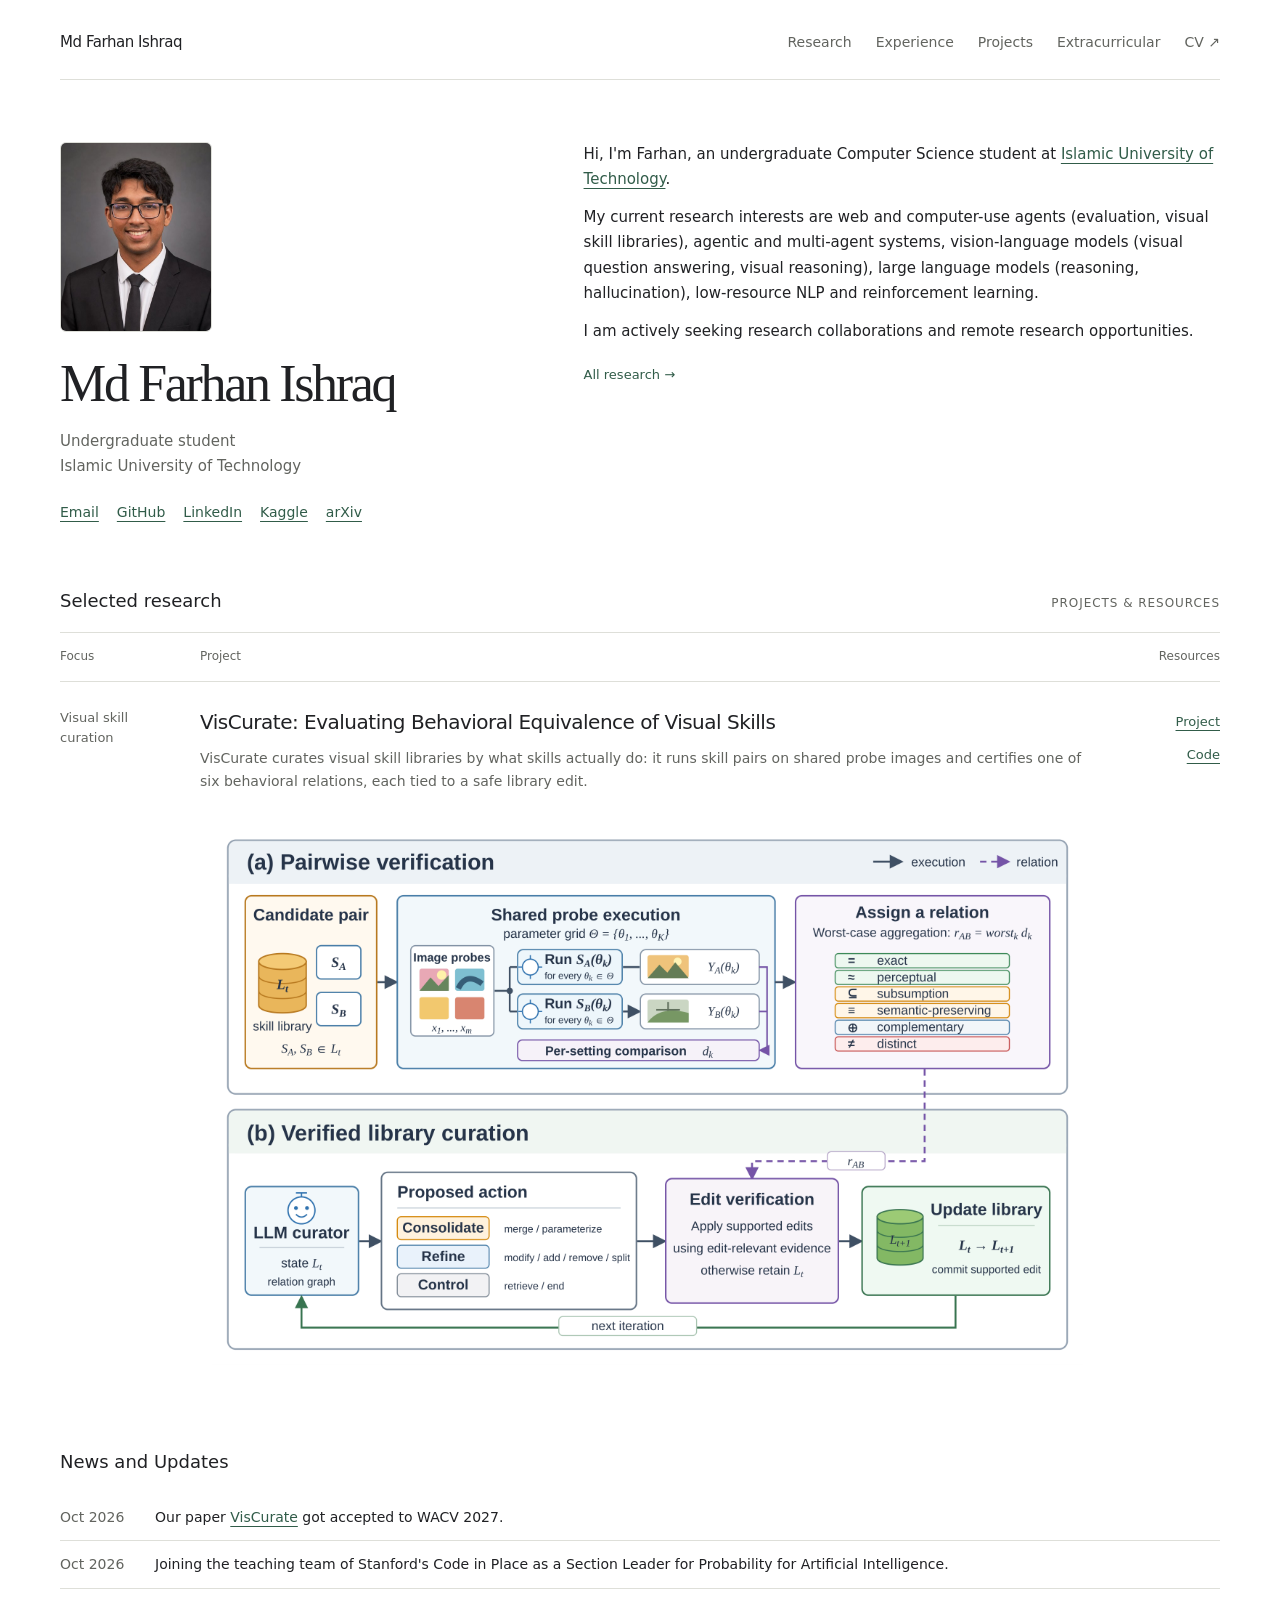
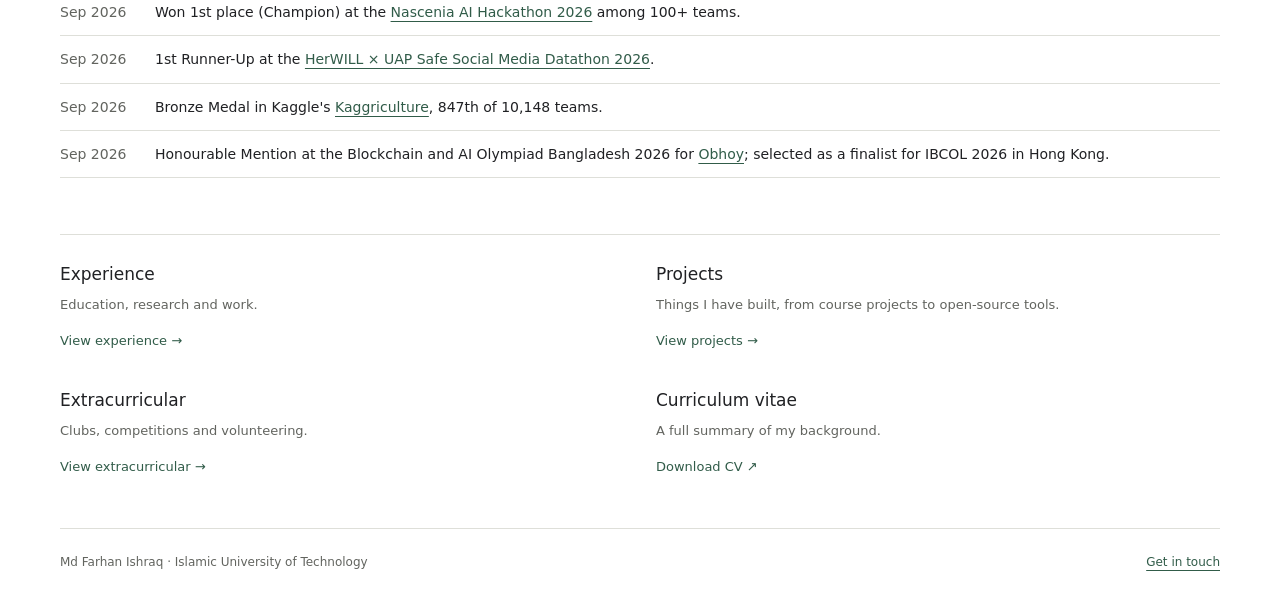
<file: index.html>
<!DOCTYPE html>
<html lang="en">
<head>
  <meta charset="UTF-8">
  <meta name="viewport" content="width=device-width, initial-scale=1">
  <title>Md Farhan Ishraq</title>
  <meta name="description" content="Md Farhan Ishraq, Computer Science undergraduate at Islamic University of Technology.">
  <meta name="author" content="Md Farhan Ishraq">
  <link rel="stylesheet" href="style.css">
</head>
<body>
  <a class="skip-link" href="#main">Skip to content</a>
  <div class="shell">
    <header class="header">
      <a class="site-name" href="index.html">Md Farhan Ishraq</a>
      <nav class="nav" aria-label="Main">
        <a href="publications.html">Research</a>
        <a href="experience.html">Experience</a>
        <a href="projects.html">Projects</a>
        <a href="extracurricular.html">Extracurricular</a>
        <a href="assets/CV/main.pdf">CV &#8599;</a>
      </nav>
    </header>

    <main id="main">
      <section class="intro">
        <div>
          <img class="profile-photo" src="assets/profile_pic.jpg" alt="Md Farhan Ishraq" width="152" height="190">
          <h1>Md Farhan Ishraq</h1>
          <p class="tagline">Undergraduate student<br>Islamic University of Technology</p>
          <nav class="profile-links" aria-label="Profiles">
            <a href="mailto:farhanishraq17@iut-dhaka.edu">Email</a>
            <a href="https://github.com/farhanishraq17">GitHub</a>
            <a href="https://www.linkedin.com/in/farhan-ishraq-04643928a/">LinkedIn</a>
            <a href="https://www.kaggle.com/farhanishraqq">Kaggle</a>
            <a href="https://arxiv.org/search/cs?searchtype=author&amp;query=Ishraq%2C+M+F">arXiv</a>
          </nav>
        </div>
        <div>
          <div class="bio">
            <p>
              Hi, I'm Farhan, an undergraduate Computer Science student at
              <a href="https://www.iutoic-dhaka.edu/">Islamic University of Technology</a>.
            </p>
            <p>
              My current research interests are web and computer-use agents (evaluation, visual skill libraries),
              agentic and multi-agent systems, vision-language models (visual question answering, visual reasoning),
              large language models (reasoning, hallucination), low-resource NLP and reinforcement learning.
            </p>
            <p>I am actively seeking research collaborations and remote research opportunities.</p>
          </div>
          <a class="text-link" href="publications.html">All research &rarr;</a>
        </div>
      </section>

      <section>
        <div class="section-head">
          <h2>Selected research</h2>
          <span class="eyebrow">Projects &amp; resources</span>
        </div>
        <div class="research-row head"><span>Focus</span><span>Project</span><span>Resources</span></div>

        <article class="research-row project">
          <p class="focus">Visual skill curation</p>
          <div>
            <h3>VisCurate: Evaluating Behavioral Equivalence of Visual Skills</h3>
            <p class="summary">
              VisCurate curates visual skill libraries by what skills actually do: it runs skill pairs on shared
              probe images and certifies one of six behavioral relations, each tied to a safe library edit.
            </p>
            <figure>
              <a href="assets/viscurate.png" target="_blank" rel="noopener">
                <img src="assets/viscurate.png" alt="Overview of the VisCurate pipeline: pairwise verification of skills on shared probes, then verified library curation" loading="lazy">
              </a>
            </figure>
          </div>
          <div class="resources">
            <a href="https://farhanishraq17.github.io/Viscurate-Website/">Project</a>
            <a href="https://github.com/farhanishraq17/VisCurate-Evaluating-Behavioral-Equivalence-of-Visual-Skills">Code</a>
          </div>
        </article>
      </section>

      <section class="home-section">
        <h2>News and Updates</h2>
        <ul class="news">
          <li><time datetime="2026-10">Oct 2026</time><span>Our paper <a href="https://farhanishraq17.github.io/Viscurate-Website/">VisCurate</a> got accepted to WACV 2027.</span></li>
          <li><time datetime="2026-10">Oct 2026</time><span>Joining the teaching team of Stanford's Code in Place as a Section Leader for Probability for Artificial Intelligence.</span></li>
          <li><time datetime="2026-09">Sep 2026</time><span>Won 1st place (Champion) at the <a href="https://github.com/farhanishraq17/CutiePookieUrza-Nascenia-AI-HACKATHON-Winning-Solution">Nascenia AI Hackathon 2026</a> among 100+ teams.</span></li>
          <li><time datetime="2026-09">Sep 2026</time><span>1st Runner-Up at the <a href="https://github.com/farhanishraq17/IUT_BakeNekos-HerWillxUAP-Datathon-1st-Runners-up-Solution">HerWILL &times; UAP Safe Social Media Datathon 2026</a>.</span></li>
          <li><time datetime="2026-09">Sep 2026</time><span>Bronze Medal in Kaggle's <a href="https://github.com/farhanishraq17/IUT_BakeNekos-Kaggriculture-Bronze-Solution">Kaggriculture</a>, 847th of 10,148 teams.</span></li>
          <li><time datetime="2026-09">Sep 2026</time><span>Honourable Mention at the Blockchain and AI Olympiad Bangladesh 2026 for <a href="https://github.com/farhanishraq17/Obhoy">Obhoy</a>; selected as a finalist for IBCOL 2026 in Hong Kong.</span></li>
          <li><time datetime="2026-07">Jul 2026</time><span>4th place of 222 teams in the <a href="https://github.com/farhanishraq17/CutiePookieUrza_Olikbochon_Onsite_Submission">Bengali LLM Hallucination Detection Challenge</a> at IUT 12th ICT Fest.</span></li>
          <li><time datetime="2023-08">Aug 2023</time><span>Started my B.Sc. in Computer Science at IUT.</span></li>
        </ul>
      </section>

      <section class="more">
        <div>
          <h3>Experience</h3>
          <p>Education, research and work.</p>
          <a class="text-link" href="experience.html">View experience &rarr;</a>
        </div>
        <div>
          <h3>Projects</h3>
          <p>Things I have built, from course projects to open-source tools.</p>
          <a class="text-link" href="projects.html">View projects &rarr;</a>
        </div>
        <div>
          <h3>Extracurricular</h3>
          <p>Clubs, competitions and volunteering.</p>
          <a class="text-link" href="extracurricular.html">View extracurricular &rarr;</a>
        </div>
        <div>
          <h3>Curriculum vitae</h3>
          <p>A full summary of my background.</p>
          <a class="text-link" href="assets/CV/main.pdf">Download CV &#8599;</a>
        </div>
      </section>
    </main>

    <footer class="footer">
      <span>Md Farhan Ishraq &middot; Islamic University of Technology</span>
      <a href="mailto:farhanishraq17@iut-dhaka.edu">Get in touch</a>
    </footer>
  </div>
</body>
</html>
</file>
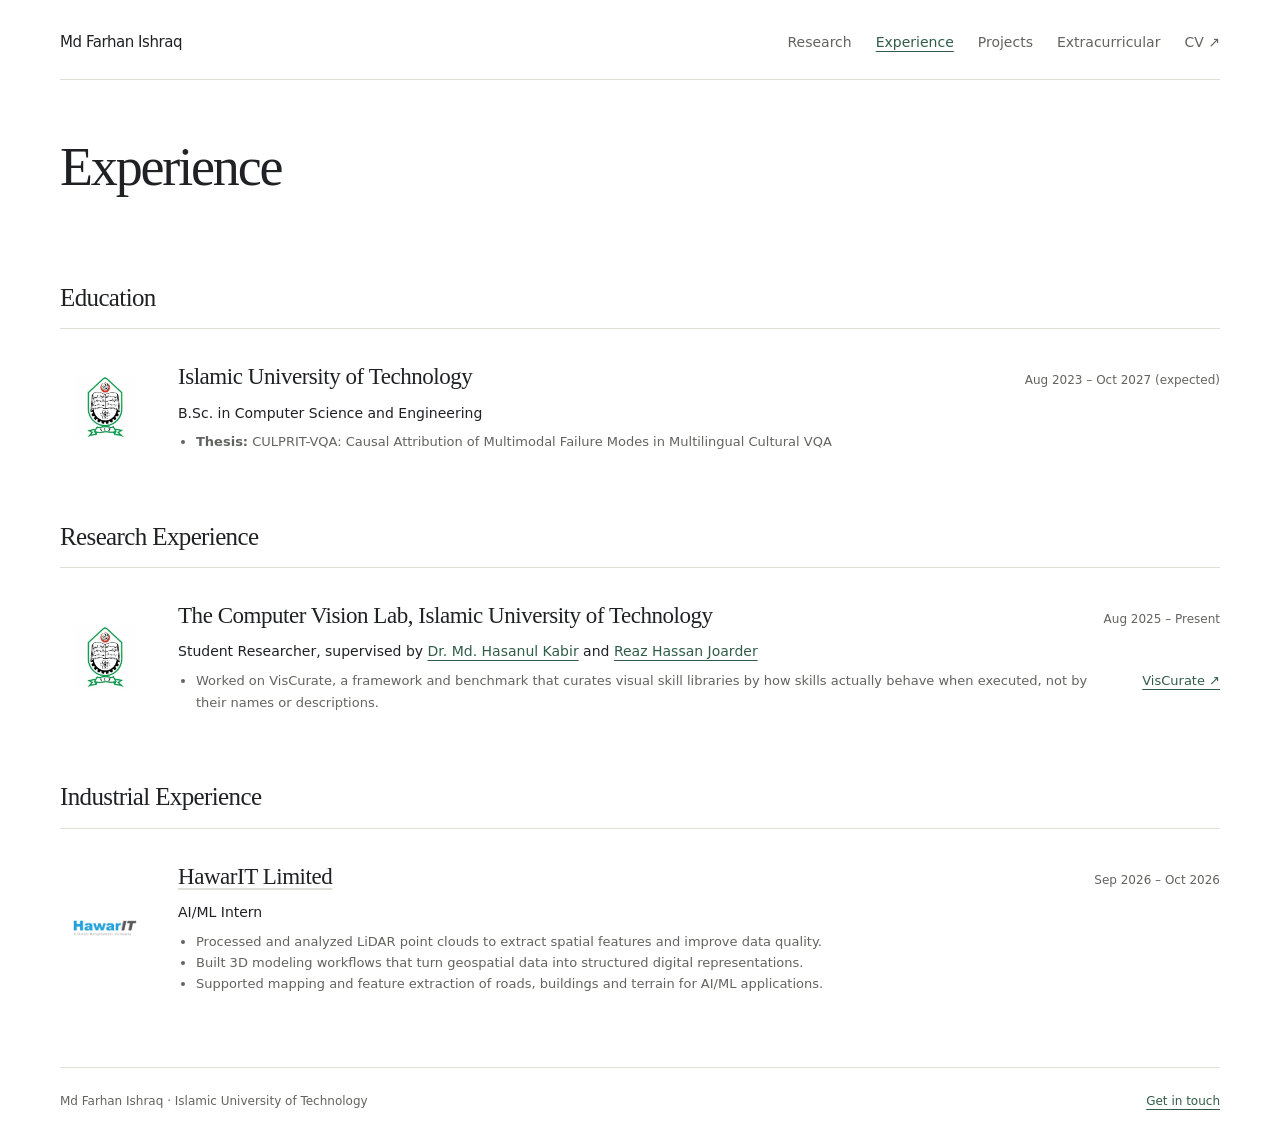
<file: experience.html>
<!DOCTYPE html>
<html lang="en">
<head>
  <meta charset="UTF-8">
  <meta name="viewport" content="width=device-width, initial-scale=1">
  <title>Experience &middot; Md Farhan Ishraq</title>
  <link rel="stylesheet" href="style.css">
</head>
<body>
  <a class="skip-link" href="#main">Skip to content</a>
  <div class="shell">
    <header class="header">
      <a class="site-name" href="index.html">Md Farhan Ishraq</a>
      <nav class="nav" aria-label="Main">
        <a href="publications.html">Research</a>
        <a href="experience.html" aria-current="page">Experience</a>
        <a href="projects.html">Projects</a>
        <a href="extracurricular.html">Extracurricular</a>
        <a href="assets/CV/main.pdf">CV &#8599;</a>
      </nav>
    </header>

    <main id="main">
      <header class="page-heading">
        <h1>Experience</h1>
      </header>

      <h2 class="section-title">Education</h2>
      <div class="exp">
        <img class="exp-logo" src="assets/logo_iut.jpg" alt="IUT logo" width="64" height="64">
        <div>
          <div class="exp-header">
            <span class="exp-title">Islamic University of Technology</span>
            <span class="exp-date">Aug 2023 &ndash; Oct 2027 (expected)</span>
          </div>
          <p class="exp-role">B.Sc. in Computer Science and Engineering</p>
          <ul>
            <li><b>Thesis:</b> CULPRIT-VQA: Causal Attribution of Multimodal Failure Modes in Multilingual Cultural VQA</li>
          </ul>
        </div>
      </div>

      <h2 class="section-title">Research Experience</h2>
      <div class="exp">
        <img class="exp-logo" src="assets/logo_iut.jpg" alt="IUT logo" width="64" height="64">
        <div>
          <div class="exp-header">
            <span class="exp-title">The Computer Vision Lab, Islamic University of Technology</span>
            <span class="exp-date">Aug 2025 &ndash; Present</span>
          </div>
          <p class="exp-role">
            Student Researcher, supervised by
            <a href="https://cse.iutoic-dhaka.edu/profile/hasanul/education">Dr. Md. Hasanul Kabir</a> and
            <a href="https://cse.iutoic-dhaka.edu/profile/reaz-hassan">Reaz Hassan Joarder</a>
          </p>
          <ul>
            <li>
              <a class="exp-side-link" href="https://farhanishraq17.github.io/Viscurate-Website/">VisCurate &#8599;</a>
              Worked on VisCurate, a framework and benchmark that curates visual skill libraries by how skills
              actually behave when executed, not by their names or descriptions.
            </li>
          </ul>
        </div>
      </div>

      <h2 class="section-title">Industrial Experience</h2>
      <div class="exp">
        <img class="exp-logo" src="assets/HawarIT.png" alt="HawarIT logo" width="64" height="64">
        <div>
          <div class="exp-header">
            <a class="exp-title" href="https://www.hawarit.com/">HawarIT Limited</a>
            <span class="exp-date">Sep 2026 &ndash; Oct 2026</span>
          </div>
          <p class="exp-role">AI/ML Intern</p>
          <ul>
            <li>Processed and analyzed LiDAR point clouds to extract spatial features and improve data quality.</li>
            <li>Built 3D modeling workflows that turn geospatial data into structured digital representations.</li>
            <li>Supported mapping and feature extraction of roads, buildings and terrain for AI/ML applications.</li>
          </ul>
        </div>
      </div>
    </main>

    <footer class="footer">
      <span>Md Farhan Ishraq &middot; Islamic University of Technology</span>
      <a href="mailto:farhanishraq17@iut-dhaka.edu">Get in touch</a>
    </footer>
  </div>
</body>
</html>
</file>
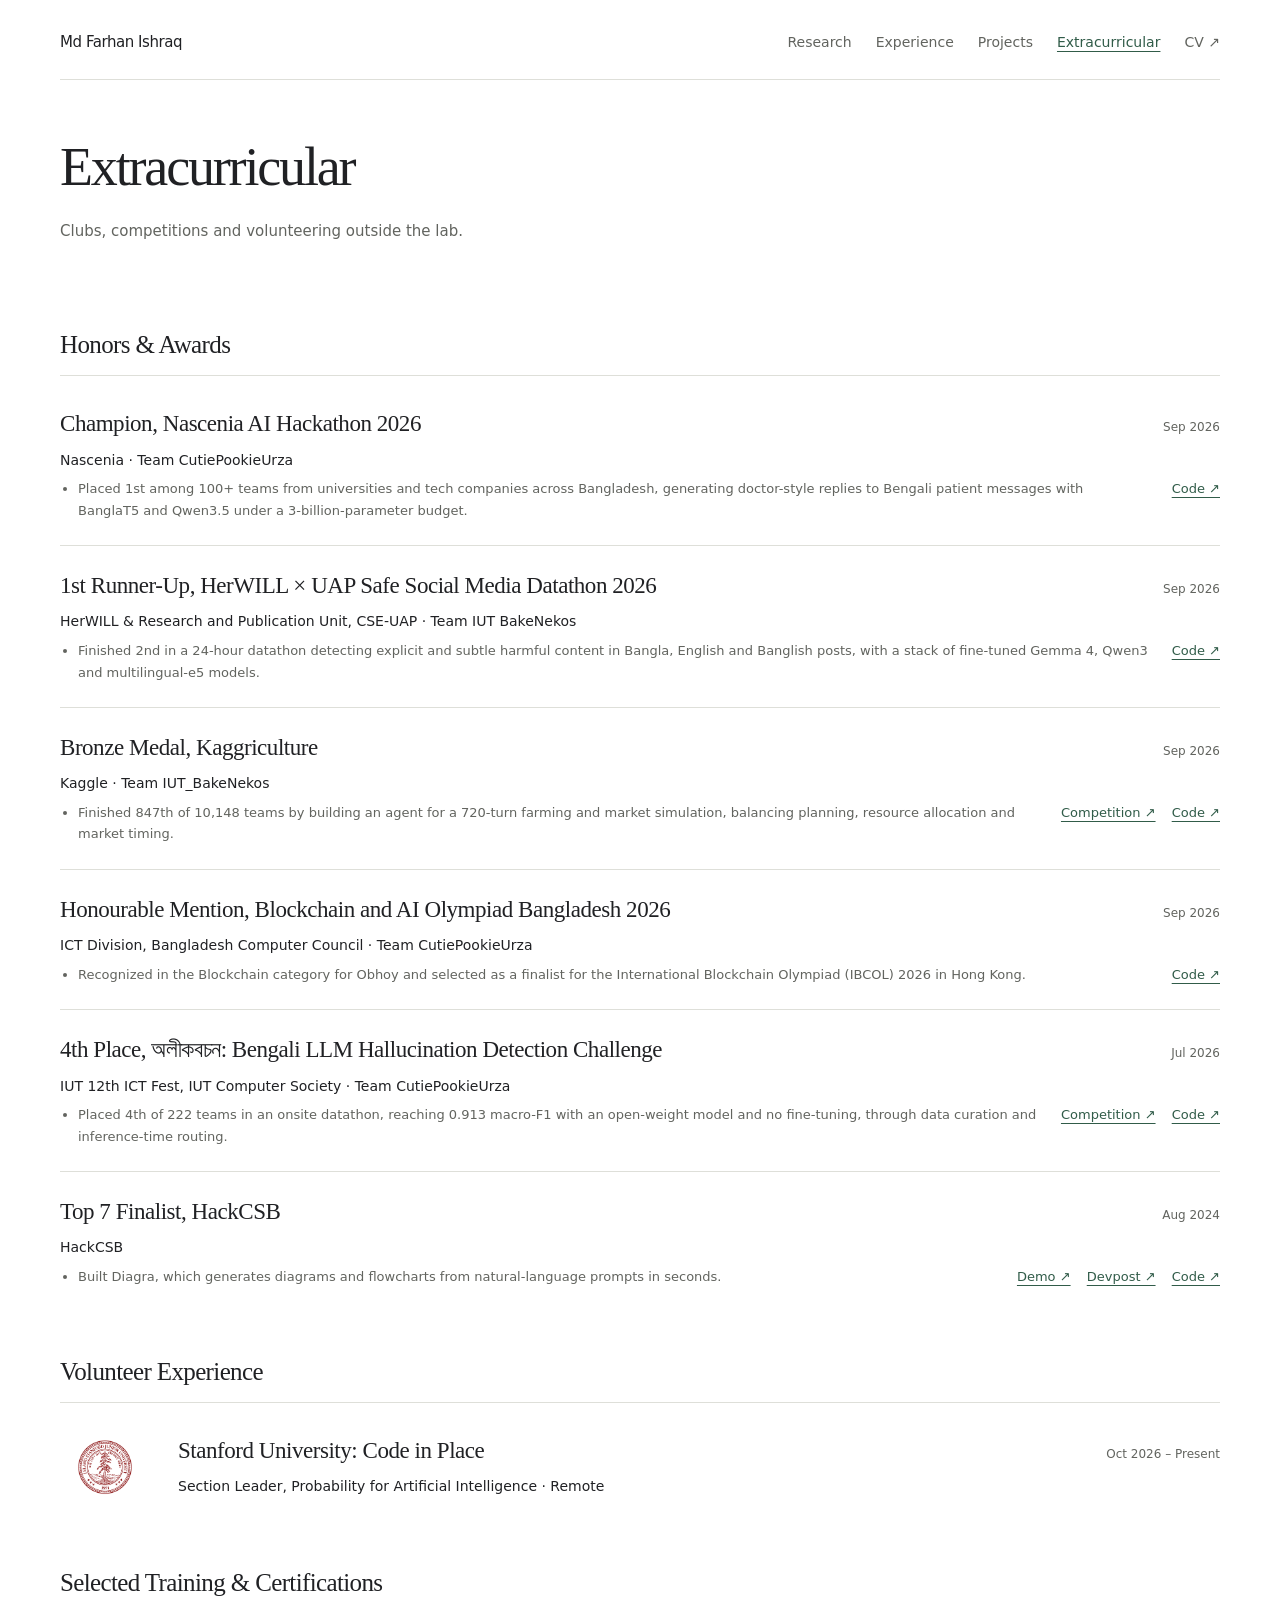
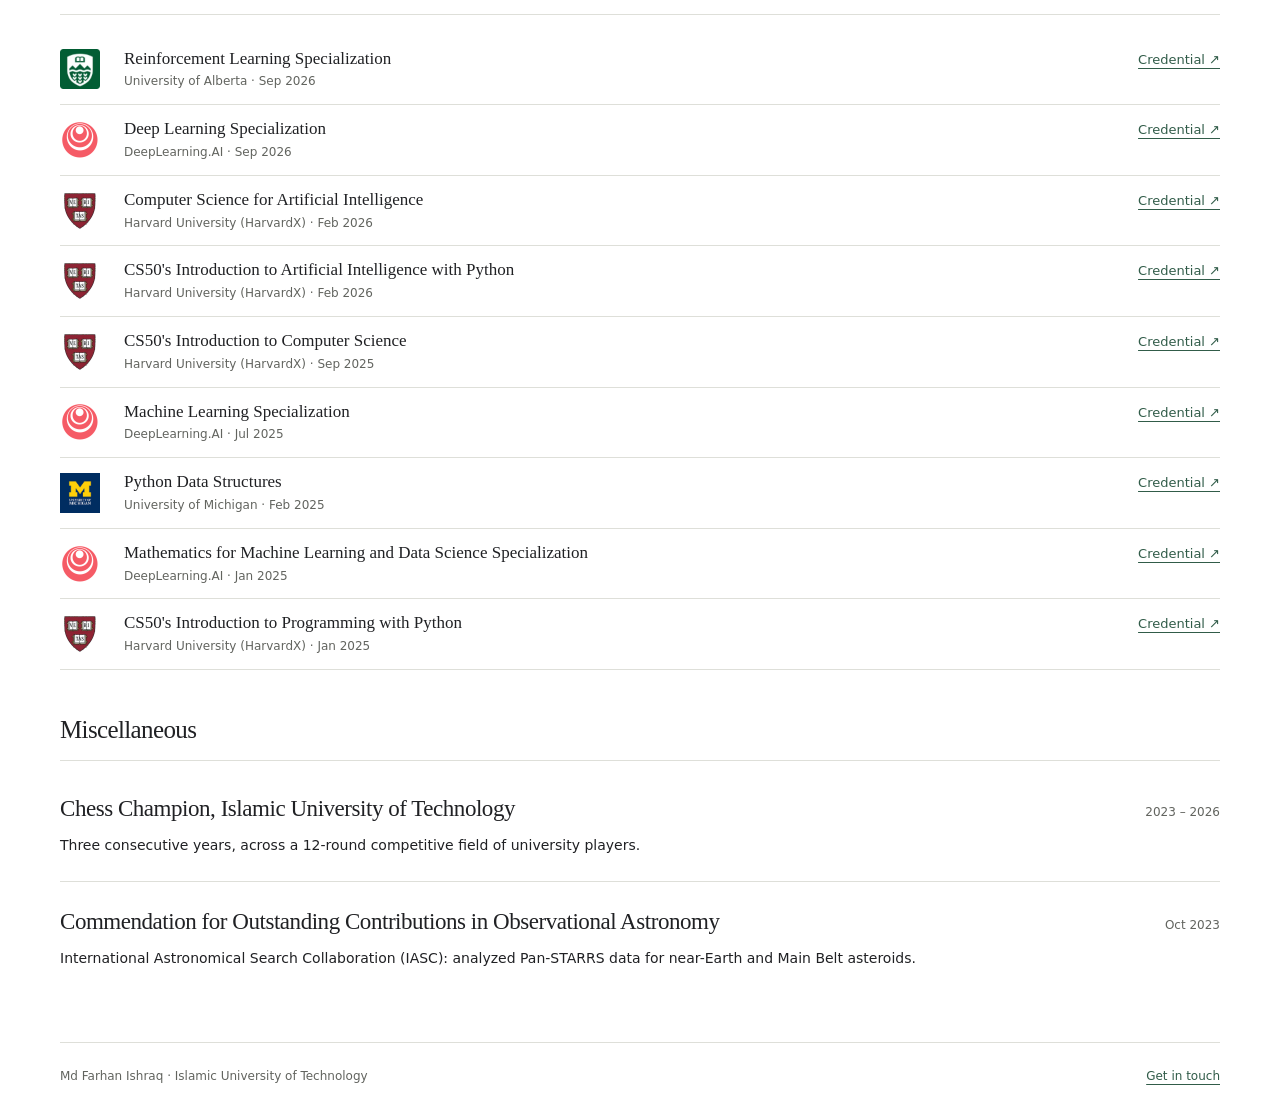
<file: extracurricular.html>
<!DOCTYPE html>
<html lang="en">
<head>
  <meta charset="UTF-8">
  <meta name="viewport" content="width=device-width, initial-scale=1">
  <title>Extracurricular &middot; Md Farhan Ishraq</title>
  <link rel="stylesheet" href="style.css">
</head>
<body>
  <a class="skip-link" href="#main">Skip to content</a>
  <div class="shell">
    <header class="header">
      <a class="site-name" href="index.html">Md Farhan Ishraq</a>
      <nav class="nav" aria-label="Main">
        <a href="publications.html">Research</a>
        <a href="experience.html">Experience</a>
        <a href="projects.html">Projects</a>
        <a href="extracurricular.html" aria-current="page">Extracurricular</a>
        <a href="assets/CV/main.pdf">CV &#8599;</a>
      </nav>
    </header>

    <main id="main">
      <header class="page-heading">
        <h1>Extracurricular</h1>
        <p>Clubs, competitions and volunteering outside the lab.</p>
      </header>

      <h2 class="section-title">Honors &amp; Awards</h2>
      <div class="exp no-logo">
        <div>
          <div class="exp-header">
            <span class="exp-title">Champion, Nascenia AI Hackathon 2026</span>
            <span class="exp-date">Sep 2026</span>
          </div>
          <p class="exp-role">Nascenia &middot; Team CutiePookieUrza</p>
          <ul>
            <li>
              <a class="exp-side-link" href="https://github.com/farhanishraq17/CutiePookieUrza-Nascenia-AI-HACKATHON-Winning-Solution">Code &#8599;</a>
              Placed 1st among 100+ teams from universities and tech companies across Bangladesh, generating doctor-style
              replies to Bengali patient messages with BanglaT5 and Qwen3.5 under a 3-billion-parameter budget.
            </li>
          </ul>
        </div>
      </div>
      <div class="exp no-logo">
        <div>
          <div class="exp-header">
            <span class="exp-title">1st Runner-Up, HerWILL &times; UAP Safe Social Media Datathon 2026</span>
            <span class="exp-date">Sep 2026</span>
          </div>
          <p class="exp-role">HerWILL &amp; Research and Publication Unit, CSE-UAP &middot; Team IUT BakeNekos</p>
          <ul>
            <li>
              <a class="exp-side-link" href="https://github.com/farhanishraq17/IUT_BakeNekos-HerWillxUAP-Datathon-1st-Runners-up-Solution">Code &#8599;</a>
              Finished 2nd in a 24-hour datathon detecting explicit and subtle harmful content in Bangla, English and
              Banglish posts, with a stack of fine-tuned Gemma 4, Qwen3 and multilingual-e5 models.
            </li>
          </ul>
        </div>
      </div>
      <div class="exp no-logo">
        <div>
          <div class="exp-header">
            <span class="exp-title">Bronze Medal, Kaggriculture</span>
            <span class="exp-date">Sep 2026</span>
          </div>
          <p class="exp-role">Kaggle &middot; Team IUT_BakeNekos</p>
          <ul>
            <li>
              <span class="exp-side-link">
                <a href="https://www.kaggle.com/competitions/kaggriculture">Competition &#8599;</a>
                <a href="https://github.com/farhanishraq17/IUT_BakeNekos-Kaggriculture-Bronze-Solution">Code &#8599;</a>
              </span>
              Finished 847th of 10,148 teams by building an agent for a 720-turn farming and market simulation,
              balancing planning, resource allocation and market timing.
            </li>
          </ul>
        </div>
      </div>
      <div class="exp no-logo">
        <div>
          <div class="exp-header">
            <span class="exp-title">Honourable Mention, Blockchain and AI Olympiad Bangladesh 2026</span>
            <span class="exp-date">Sep 2026</span>
          </div>
          <p class="exp-role">ICT Division, Bangladesh Computer Council &middot; Team CutiePookieUrza</p>
          <ul>
            <li>
              <a class="exp-side-link" href="https://github.com/farhanishraq17/Obhoy">Code &#8599;</a>
              Recognized in the Blockchain category for Obhoy and selected as a finalist for the International
              Blockchain Olympiad (IBCOL) 2026 in Hong Kong.
            </li>
          </ul>
        </div>
      </div>
      <div class="exp no-logo">
        <div>
          <div class="exp-header">
            <span class="exp-title">4th Place, অলীকবচন: Bengali LLM Hallucination Detection Challenge</span>
            <span class="exp-date">Jul 2026</span>
          </div>
          <p class="exp-role">IUT 12th ICT Fest, IUT Computer Society &middot; Team CutiePookieUrza</p>
          <ul>
            <li>
              <span class="exp-side-link">
                <a href="https://www.kaggle.com/competitions/bengali-hallucination/overview">Competition &#8599;</a>
                <a href="https://github.com/farhanishraq17/CutiePookieUrza_Olikbochon_Onsite_Submission">Code &#8599;</a>
              </span>
              Placed 4th of 222 teams in an onsite datathon, reaching 0.913 macro-F1 with an open-weight model and
              no fine-tuning, through data curation and inference-time routing.
            </li>
          </ul>
        </div>
      </div>
      <div class="exp no-logo">
        <div>
          <div class="exp-header">
            <span class="exp-title">Top 7 Finalist, HackCSB</span>
            <span class="exp-date">Aug 2024</span>
          </div>
          <p class="exp-role">HackCSB</p>
          <ul>
            <li>
              <span class="exp-side-link">
                <a href="https://www.youtube.com/watch?v=8oFyV-4VYkw">Demo &#8599;</a>
                <a href="https://devpost.com/software/diagra">Devpost &#8599;</a>
                <a href="https://github.com/farhanishraq17/Diagra">Code &#8599;</a>
              </span>
              Built Diagra, which generates diagrams and flowcharts from natural-language prompts in seconds.
            </li>
          </ul>
        </div>
      </div>

      <h2 class="section-title">Volunteer Experience</h2>
      <div class="exp">
        <img class="exp-logo" src="assets/Stanford-Code-In-Place.png" alt="Stanford Code in Place logo" width="64" height="64">
        <div>
          <div class="exp-header">
            <span class="exp-title">Stanford University: Code in Place</span>
            <span class="exp-date">Oct 2026 &ndash; Present</span>
          </div>
          <p class="exp-role">Section Leader, Probability for Artificial Intelligence &middot; Remote</p>
        </div>
      </div>

      <h2 class="section-title">Selected Training &amp; Certifications</h2>
      <ul class="certs">
        <li>
          <img class="cert-logo" src="assets/UniversityOfAlberta.png" alt="University of Alberta logo" width="40" height="40">
          <div><span class="cert-name">Reinforcement Learning Specialization</span><span class="cert-meta">University of Alberta &middot; Sep 2026</span></div>
          <a href="https://www.coursera.org/account/accomplishments/specialization/D5JP5BTE8ERV">Credential &#8599;</a>
        </li>
        <li>
          <img class="cert-logo" src="assets/DeepLearningAI_mark.png" alt="DeepLearning.AI logo" width="40" height="40">
          <div><span class="cert-name">Deep Learning Specialization</span><span class="cert-meta">DeepLearning.AI &middot; Sep 2026</span></div>
          <a href="https://www.coursera.org/account/accomplishments/specialization/OW0PMPLE1CX6">Credential &#8599;</a>
        </li>
        <li>
          <img class="cert-logo" src="assets/HarvardX_shield.png" alt="HarvardX logo" width="40" height="40">
          <div><span class="cert-name">Computer Science for Artificial Intelligence</span><span class="cert-meta">Harvard University (HarvardX) &middot; Feb 2026</span></div>
          <a href="https://credentials.edx.org/credentials/f4cc9fb6281b4741b0e382da90006683/">Credential &#8599;</a>
        </li>
        <li>
          <img class="cert-logo" src="assets/HarvardX_shield.png" alt="HarvardX logo" width="40" height="40">
          <div><span class="cert-name">CS50's Introduction to Artificial Intelligence with Python</span><span class="cert-meta">Harvard University (HarvardX) &middot; Feb 2026</span></div>
          <a href="https://courses.edx.org/certificates/27c283ece7c64bfba00ddafa5c5e2f01">Credential &#8599;</a>
        </li>
        <li>
          <img class="cert-logo" src="assets/HarvardX_shield.png" alt="HarvardX logo" width="40" height="40">
          <div><span class="cert-name">CS50's Introduction to Computer Science</span><span class="cert-meta">Harvard University (HarvardX) &middot; Sep 2025</span></div>
          <a href="https://courses.edx.org/certificates/3b007bff5b8b4013bed88a66300581ca">Credential &#8599;</a>
        </li>
        <li>
          <img class="cert-logo" src="assets/DeepLearningAI_mark.png" alt="DeepLearning.AI logo" width="40" height="40">
          <div><span class="cert-name">Machine Learning Specialization</span><span class="cert-meta">DeepLearning.AI &middot; Jul 2025</span></div>
          <a href="https://www.coursera.org/account/accomplishments/specialization/1YB4HYDF8L6O">Credential &#8599;</a>
        </li>
        <li>
          <img class="cert-logo" src="assets/UniversityOfMichigan.jpg" alt="University of Michigan logo" width="40" height="40">
          <div><span class="cert-name">Python Data Structures</span><span class="cert-meta">University of Michigan &middot; Feb 2025</span></div>
          <a href="https://www.coursera.org/account/accomplishments/verify/KBWXP3Z1OFN7">Credential &#8599;</a>
        </li>
        <li>
          <img class="cert-logo" src="assets/DeepLearningAI_mark.png" alt="DeepLearning.AI logo" width="40" height="40">
          <div><span class="cert-name">Mathematics for Machine Learning and Data Science Specialization</span><span class="cert-meta">DeepLearning.AI &middot; Jan 2025</span></div>
          <a href="https://www.coursera.org/account/accomplishments/specialization/28QTZ9J66B0W">Credential &#8599;</a>
        </li>
        <li>
          <img class="cert-logo" src="assets/HarvardX_shield.png" alt="HarvardX logo" width="40" height="40">
          <div><span class="cert-name">CS50's Introduction to Programming with Python</span><span class="cert-meta">Harvard University (HarvardX) &middot; Jan 2025</span></div>
          <a href="https://courses.edx.org/certificates/26678111a25d43a189f287f0a16f0669">Credential &#8599;</a>
        </li>
      </ul>

      <h2 class="section-title">Miscellaneous</h2>
      <div class="exp no-logo">
        <div>
          <div class="exp-header">
            <span class="exp-title">Chess Champion, Islamic University of Technology</span>
            <span class="exp-date">2023 &ndash; 2026</span>
          </div>
          <p class="exp-role">Three consecutive years, across a 12-round competitive field of university players.</p>
        </div>
      </div>
      <div class="exp no-logo">
        <div>
          <div class="exp-header">
            <span class="exp-title">Commendation for Outstanding Contributions in Observational Astronomy</span>
            <span class="exp-date">Oct 2023</span>
          </div>
          <p class="exp-role">International Astronomical Search Collaboration (IASC): analyzed Pan-STARRS data for near-Earth and Main Belt asteroids.</p>
        </div>
      </div>
    </main>

    <footer class="footer">
      <span>Md Farhan Ishraq &middot; Islamic University of Technology</span>
      <a href="mailto:farhanishraq17@iut-dhaka.edu">Get in touch</a>
    </footer>
  </div>
</body>
</html>
</file>
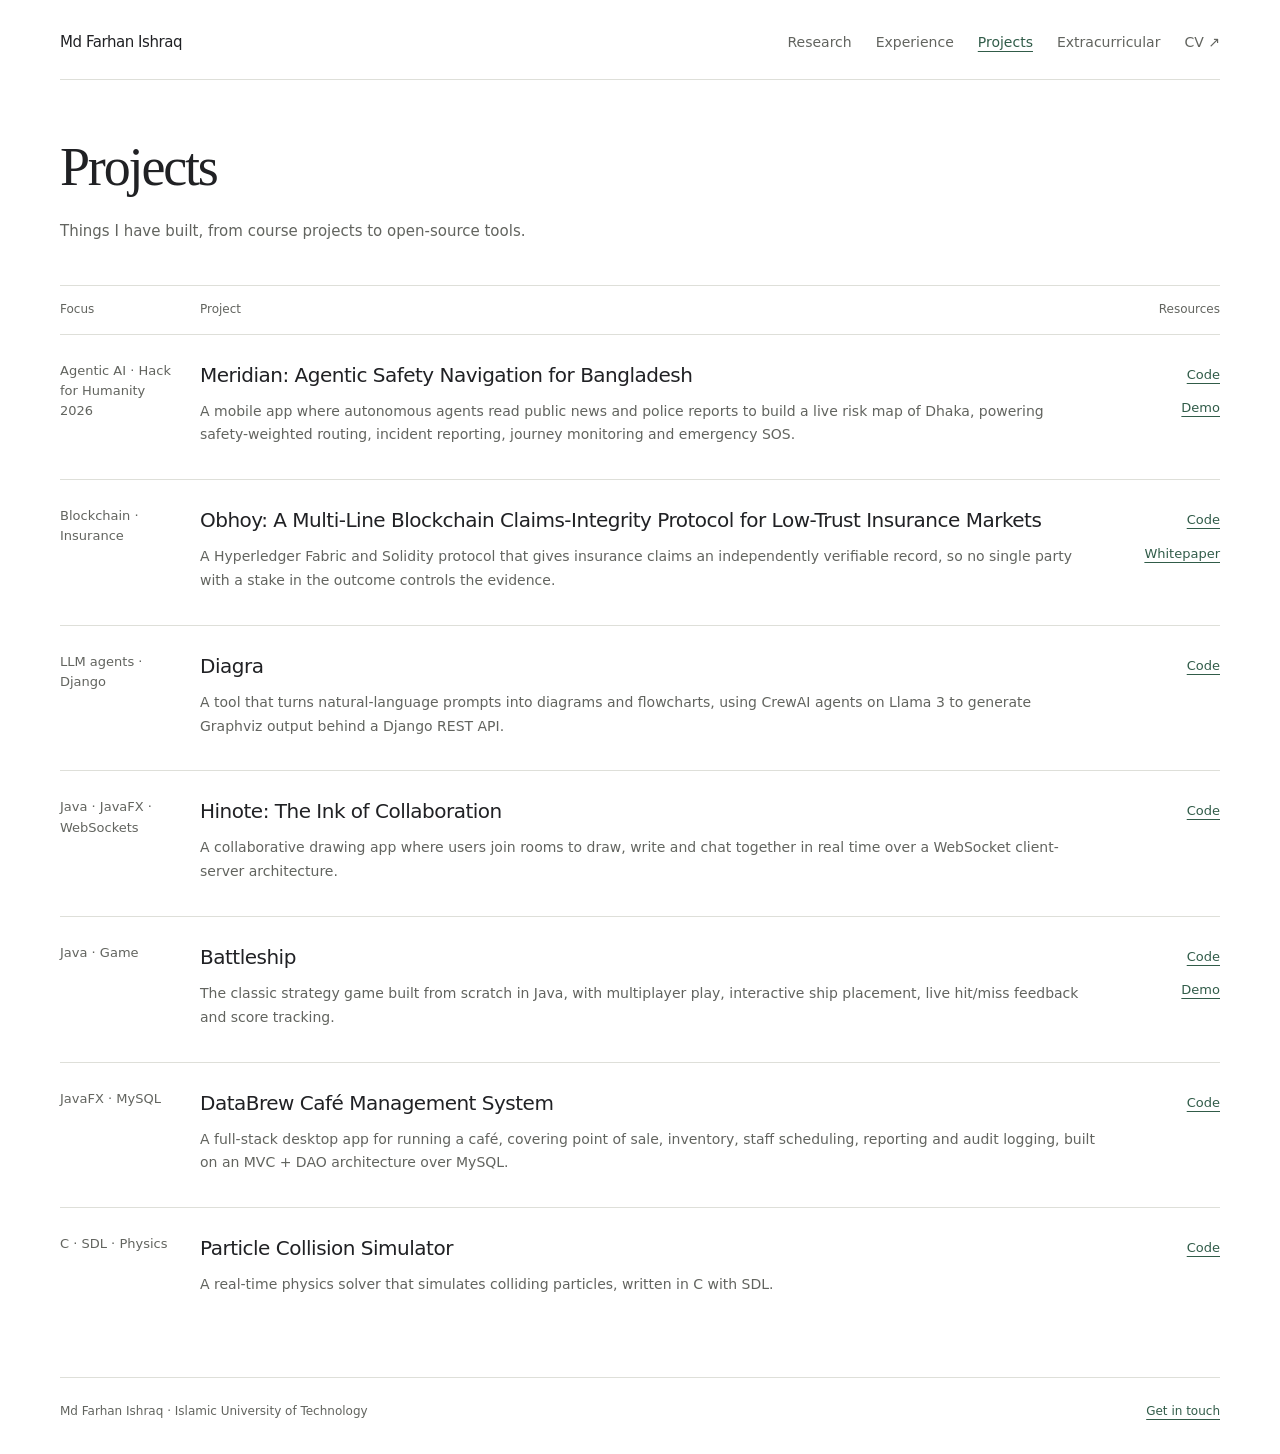
<file: projects.html>
<!DOCTYPE html>
<html lang="en">
<head>
  <meta charset="UTF-8">
  <meta name="viewport" content="width=device-width, initial-scale=1">
  <title>Projects &middot; Md Farhan Ishraq</title>
  <link rel="stylesheet" href="style.css">
</head>
<body>
  <a class="skip-link" href="#main">Skip to content</a>
  <div class="shell">
    <header class="header">
      <a class="site-name" href="index.html">Md Farhan Ishraq</a>
      <nav class="nav" aria-label="Main">
        <a href="publications.html">Research</a>
        <a href="experience.html">Experience</a>
        <a href="projects.html" aria-current="page">Projects</a>
        <a href="extracurricular.html">Extracurricular</a>
        <a href="assets/CV/main.pdf">CV &#8599;</a>
      </nav>
    </header>

    <main id="main">
      <header class="page-heading">
        <h1>Projects</h1>
        <p>Things I have built, from course projects to open-source tools.</p>
      </header>

      <div class="research-row head"><span>Focus</span><span>Project</span><span>Resources</span></div>
      <article class="research-row project">
        <p class="focus">Agentic AI &middot; Hack for Humanity 2026</p>
        <div>
          <h3>Meridian: Agentic Safety Navigation for Bangladesh</h3>
          <p class="summary">
            A mobile app where autonomous agents read public news and police reports to build a live risk map of Dhaka,
            powering safety-weighted routing, incident reporting, journey monitoring and emergency SOS.
          </p>
        </div>
        <div class="resources">
          <a href="https://github.com/farhanishraq17/Meridian">Code</a>
          <a href="https://www.youtube.com/watch?v=FvKNAmrX3l0">Demo</a>
        </div>
      </article>

      <article class="research-row project">
        <p class="focus">Blockchain &middot; Insurance</p>
        <div>
          <h3>Obhoy: A Multi-Line Blockchain Claims-Integrity Protocol for Low-Trust Insurance Markets</h3>
          <p class="summary">
            A Hyperledger Fabric and Solidity protocol that gives insurance claims an independently verifiable record,
            so no single party with a stake in the outcome controls the evidence.
          </p>
        </div>
        <div class="resources">
          <a href="https://github.com/farhanishraq17/Obhoy">Code</a>
          <a href="https://github.com/farhanishraq17/Obhoy/blob/HEAD/PaperPoster/CutiePookieUrza_Whitepaper.pdf">Whitepaper</a>
        </div>
      </article>

      <article class="research-row project">
        <p class="focus">LLM agents &middot; Django</p>
        <div>
          <h3>Diagra</h3>
          <p class="summary">
            A tool that turns natural-language prompts into diagrams and flowcharts, using CrewAI agents on Llama 3
            to generate Graphviz output behind a Django REST API.
          </p>
        </div>
        <div class="resources">
          <a href="https://github.com/farhanishraq17/Diagra">Code</a>
        </div>
      </article>

      <article class="research-row project">
        <p class="focus">Java &middot; JavaFX &middot; WebSockets</p>
        <div>
          <h3>Hinote: The Ink of Collaboration</h3>
          <p class="summary">
            A collaborative drawing app where users join rooms to draw, write and chat together in real time
            over a WebSocket client-server architecture.
          </p>
        </div>
        <div class="resources">
          <a href="https://github.com/farhanishraq17/Hinote">Code</a>
        </div>
      </article>

      <article class="research-row project">
        <p class="focus">Java &middot; Game</p>
        <div>
          <h3>Battleship</h3>
          <p class="summary">
            The classic strategy game built from scratch in Java, with multiplayer play, interactive ship placement,
            live hit/miss feedback and score tracking.
          </p>
        </div>
        <div class="resources">
          <a href="https://github.com/farhanishraq17/BATTLESHIP">Code</a>
          <a href="https://youtu.be/9Hh059qEJ60">Demo</a>
        </div>
      </article>

      <article class="research-row project">
        <p class="focus">JavaFX &middot; MySQL</p>
        <div>
          <h3>DataBrew Caf&eacute; Management System</h3>
          <p class="summary">
            A full-stack desktop app for running a caf&eacute;, covering point of sale, inventory, staff scheduling,
            reporting and audit logging, built on an MVC + DAO architecture over MySQL.
          </p>
        </div>
        <div class="resources">
          <a href="https://github.com/farhanishraq17/DataBrew-Cafe-Management-System">Code</a>
        </div>
      </article>

      <article class="research-row project">
        <p class="focus">C &middot; SDL &middot; Physics</p>
        <div>
          <h3>Particle Collision Simulator</h3>
          <p class="summary">
            A real-time physics solver that simulates colliding particles, written in C with SDL.
          </p>
        </div>
        <div class="resources">
          <a href="https://github.com/farhanishraq17/Particle-Collision-Simulator">Code</a>
        </div>
      </article>
    </main>

    <footer class="footer">
      <span>Md Farhan Ishraq &middot; Islamic University of Technology</span>
      <a href="mailto:farhanishraq17@iut-dhaka.edu">Get in touch</a>
    </footer>
  </div>
</body>
</html>
</file>
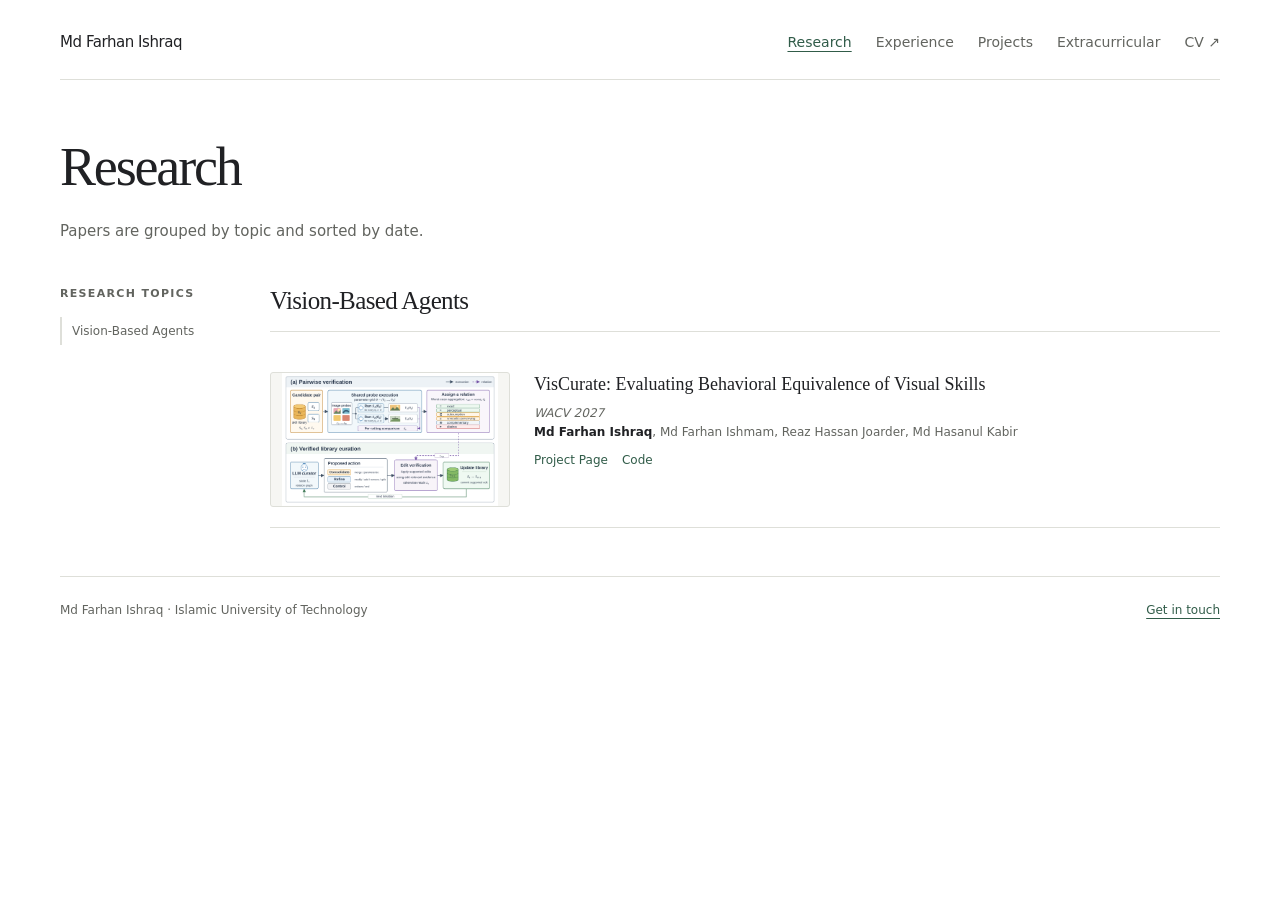
<file: publications.html>
<!DOCTYPE html>
<html lang="en">
<head>
  <meta charset="UTF-8">
  <meta name="viewport" content="width=device-width, initial-scale=1">
  <title>Research &middot; Md Farhan Ishraq</title>
  <link rel="stylesheet" href="style.css">
</head>
<body>
  <a class="skip-link" href="#main">Skip to content</a>
  <div class="shell">
    <header class="header">
      <a class="site-name" href="index.html">Md Farhan Ishraq</a>
      <nav class="nav" aria-label="Main">
        <a href="publications.html" aria-current="page">Research</a>
        <a href="experience.html">Experience</a>
        <a href="projects.html">Projects</a>
        <a href="extracurricular.html">Extracurricular</a>
        <a href="assets/CV/main.pdf">CV &#8599;</a>
      </nav>
    </header>

    <main id="main">
      <header class="page-heading">
        <h1>Research</h1>
        <p>Papers are grouped by topic and sorted by date.</p>
      </header>

      <div class="pub-layout">
        <nav class="pub-nav" aria-label="Research topics">
          <p class="pub-nav-title">Research topics</p>
          <a href="#vision-agents">Vision-Based Agents</a>
        </nav>

        <div>
          <section id="vision-agents" class="pub-section">
            <h2 class="section-title">Vision-Based Agents</h2>
            <article class="pub">
              <a href="https://farhanishraq17.github.io/Viscurate-Website/">
                <img class="pub-thumb" src="assets/viscurate.png" alt="Overview of the VisCurate pipeline" loading="lazy">
              </a>
              <div>
                <h3 class="pub-title">VisCurate: Evaluating Behavioral Equivalence of Visual Skills</h3>
                <p class="pub-venue">WACV 2027</p>
                <p class="pub-authors"><b>Md Farhan Ishraq</b>, Md Farhan Ishmam, Reaz Hassan Joarder, Md Hasanul Kabir</p>
                <p class="pub-links">
                  <a href="https://farhanishraq17.github.io/Viscurate-Website/">Project Page</a>
                  <a href="https://github.com/farhanishraq17/VisCurate-Evaluating-Behavioral-Equivalence-of-Visual-Skills">Code</a>
                </p>
              </div>
            </article>
          </section>
        </div>
      </div>
    </main>

    <footer class="footer">
      <span>Md Farhan Ishraq &middot; Islamic University of Technology</span>
      <a href="mailto:farhanishraq17@iut-dhaka.edu">Get in touch</a>
    </footer>
  </div>
</body>
</html>
</file>
<file: style.css>
/* Quiet academic style: system sans for text, Georgia for display headings. */

:root {
  --bg: #fff;
  --text: #202124;
  --muted: #62645f;
  --accent: #315c49;
  --line: #dedfd9;
  --thumb-bg: #f6f6f3;
  --serif: Georgia, 'Times New Roman', serif;
  font: 16px/1.65 system-ui, -apple-system, BlinkMacSystemFont, 'Segoe UI', sans-serif;
  color: var(--text);
  background: var(--bg);
  scroll-behavior: smooth;
}

* { box-sizing: border-box; }
body { margin: 0; }
h1, h2, h3, h4, p { margin: 0; }
ul { margin: 0; padding: 0; list-style: none; }
a { color: var(--accent); text-underline-offset: 4px; }
a:hover { text-decoration-thickness: 2px; }
:focus-visible { outline: 2px solid var(--accent); outline-offset: 4px; }
img { max-width: 100%; height: auto; }

.skip-link {
  position: absolute; z-index: 100; top: 8px; left: 16px;
  padding: 8px 16px; background: var(--bg); transform: translateY(-200%);
}
.skip-link:focus { transform: none; }

/* ---------- Shell: header + footer ---------- */
.shell { width: min(100% - 64px, 1160px); margin: 0 auto; }

.header {
  display: flex; justify-content: space-between; align-items: center; flex-wrap: wrap;
  gap: 16px 32px; padding: 30px 0 24px; border-bottom: 1px solid var(--line);
}
.site-name { color: var(--text); font-size: 15px; font-weight: 500; letter-spacing: -.03em; text-decoration: none; }
.nav { display: flex; flex-wrap: wrap; gap: 8px 24px; font-size: 14px; }
.nav a { color: var(--muted); text-decoration: none; }
.nav a:hover, .nav a[aria-current] { color: var(--accent); text-decoration: underline; }

.footer {
  display: flex; justify-content: space-between; flex-wrap: wrap; gap: 12px 24px;
  margin-top: 48px; padding: 24px 0 32px; border-top: 1px solid var(--line);
  color: var(--muted); font-size: 12px;
}

/* ---------- Shared bits ---------- */
.eyebrow { color: var(--muted); font-size: 12px; letter-spacing: .08em; text-transform: uppercase; }
.text-link { font-size: 13px; font-weight: 500; text-decoration: none; }
.text-link:hover { text-decoration: underline; }

/* ---------- Home: intro ---------- */
.intro {
  display: grid; grid-template-columns: minmax(0, 1fr) minmax(0, 1.3fr);
  gap: 34px; padding: 62px 0 64px; align-items: start;
}
.intro h1 { margin-bottom: 17px; font: 400 clamp(39px, 5vw, 52px)/1.09 var(--serif); letter-spacing: -.045em; }
.profile-photo {
  display: block; width: 152px; height: 190px; margin-bottom: 24px;
  object-fit: cover; object-position: 50% 15%; border-radius: 6px; border: 1px solid var(--line);
}
.tagline { font-size: 15px; color: var(--muted); }
.profile-links { display: flex; flex-wrap: wrap; gap: 12px 18px; margin-top: 22px; font-size: 14px; }
.bio { font-size: 15px; line-height: 1.7; }
.bio p + p { margin-top: 12px; }
.intro .text-link { display: inline-block; margin-top: 20px; }

/* ---------- Home: sections ---------- */
.home-section { margin-top: 40px; }
.home-section h2, .section-head h2 { font-size: 18px; font-weight: 500; line-height: 1.4; }
.section-head { display: flex; justify-content: space-between; align-items: baseline; gap: 16px; margin-bottom: 18px; }

/* Focus | project | resources table (home "Selected research" and Projects page) */
.research-row {
  display: grid; grid-template-columns: 120px minmax(0, 1fr) 105px;
  gap: 20px; border-top: 1px solid var(--line);
}
.research-row.head { padding: 14px 0; font-size: 12px; color: var(--muted); }
.research-row.head span:last-child { text-align: right; }
.project { padding: 26px 0 32px; }
.project .focus { font-size: 13px; line-height: 1.55; color: var(--muted); }
.project h3 { font-size: 20px; font-weight: 500; line-height: 1.45; letter-spacing: -.025em; }
.project .summary { margin-top: 10px; font-size: 14px; line-height: 1.7; color: var(--muted); }
.project figure { margin: 20px 0 0; padding: 12px; background: #fff; border-radius: 5px; }
.project figure a, .project figure img { display: block; width: 100%; }
.project figure a { cursor: zoom-in; }
.resources { display: flex; flex-direction: column; align-items: flex-end; gap: 12px; margin-top: 3px; font-size: 13px; }

.news { max-height: 300px; margin-top: 20px; overflow-y: auto; scrollbar-width: thin; }
.news li {
  display: grid; grid-template-columns: 82px minmax(0, 1fr); gap: 13px;
  padding: 12px 0; border-bottom: 1px solid var(--line); font-size: 14px; line-height: 1.6;
}
.news time { color: var(--muted); white-space: nowrap; }

.more {
  display: grid; grid-template-columns: 1fr 1fr; gap: 32px;
  margin-top: 40px; padding-top: 25px; border-top: 1px solid var(--line);
}
.more h3 { font-size: 17px; font-weight: 500; }
.more p { margin: 6px 0 12px; font-size: 13px; color: var(--muted); }

/* ---------- Inner pages ---------- */
.page-heading { padding: 56px 0 40px; }
.page-heading h1 { font: 400 clamp(40px, 6vw, 54px)/1.15 var(--serif); letter-spacing: -.04em; }
.page-heading p { margin-top: 20px; color: var(--muted); font-size: 15px; line-height: 1.8; }

.section-title {
  margin-bottom: 20px; padding-bottom: 14px; border-bottom: 1px solid var(--line);
  font: 400 25px/1.3 var(--serif); letter-spacing: -.025em;
}
.section-title:not(:first-child) { margin-top: 44px; }

/* Research page: topic sidebar + papers */
.pub-layout { display: grid; grid-template-columns: 170px minmax(0, 1fr); gap: 40px; align-items: start; }
.pub-nav { position: sticky; top: 24px; }
.pub-nav-title { margin-bottom: 14px; color: var(--muted); font-size: 11px; font-weight: 600; letter-spacing: .12em; text-transform: uppercase; }
.pub-nav a {
  display: block; padding: 5px 0 5px 10px; border-left: 2px solid var(--line);
  color: var(--muted); font-size: 12px; line-height: 1.5; text-decoration: none;
}
.pub-nav a:hover { color: var(--accent); border-color: var(--accent); }
.pub-section { scroll-margin-top: 24px; }
.pub-section + .pub-section { margin-top: 44px; }

.pub { display: grid; grid-template-columns: 240px minmax(0, 1fr); gap: 24px; padding: 20px 0; border-bottom: 1px solid var(--line); }
.pub-thumb { display: block; width: 100%; aspect-ratio: 16 / 9; object-fit: contain; border: 1px solid var(--line); border-radius: 3px; background: var(--thumb-bg); }
.pub-title { font: 400 18px/1.4 var(--serif); }
.pub-venue { margin-top: 6px; font-size: 12px; font-style: italic; color: var(--muted); }
.pub-authors { font-size: 12px; color: var(--muted); }
.pub-authors b { color: var(--text); font-weight: 600; }
.pub-links { display: flex; flex-wrap: wrap; gap: 4px 14px; margin-top: 8px; font-size: 12px; }
.pub-links a { text-decoration: none; }
.pub-links a:hover { text-decoration: underline; }

/* Experience page */
.exp { display: grid; grid-template-columns: 90px minmax(0, 1fr); gap: 28px; align-items: center; padding: 12px 0 24px; }
.exp + .exp { padding-top: 24px; border-top: 1px solid var(--line); }
.exp.no-logo { grid-template-columns: minmax(0, 1fr); }
.exp-logo { display: block; width: 100%; max-height: 64px; object-fit: contain; }
.exp-header { display: flex; flex-wrap: wrap; justify-content: space-between; align-items: baseline; gap: 6px 24px; }
.exp-title { font: 400 23px/1.4 var(--serif); letter-spacing: -.02em; }
a.exp-title { color: inherit; text-decoration-color: var(--line); }
a.exp-title:hover { color: var(--accent); }
.exp-date { color: var(--muted); font-size: 12px; white-space: nowrap; }
.exp-role { margin-top: 8px; font-size: 14px; line-height: 1.7; }
.exp ul { margin-top: 6px; padding-left: 18px; list-style: disc; font-size: 13px; color: var(--muted); }
/* Certifications list */
.certs li {
  display: flex; justify-content: space-between; align-items: baseline; gap: 8px 24px;
  padding: 12px 0; border-bottom: 1px solid var(--line); font-size: 14px;
}
.certs li > div { flex: 1; min-width: 0; }
.cert-logo { flex-shrink: 0; align-self: center; width: 40px; height: 40px; object-fit: contain; }
.cert-name { display: block; font: 400 17px/1.4 var(--serif); }
.cert-meta { display: block; margin-top: 2px; font-size: 12px; color: var(--muted); }
.certs a { flex-shrink: 0; font-size: 13px; }

.exp-side-link { float: right; margin-left: 24px; white-space: nowrap; }
.exp-side-link a + a { margin-left: 12px; }

/* ---------- Responsive ---------- */
@media (max-width: 820px) {
  .pub-layout { display: block; }
  .pub-nav { display: none; }
}

@media (max-width: 760px) {
  .shell { width: calc(100% - 40px); }
  .intro { grid-template-columns: 1fr; gap: 28px; padding: 44px 0 48px; }
  .research-row.head { display: none; }
  .research-row { grid-template-columns: 1fr; gap: 10px; }
  .resources { flex-direction: row; flex-wrap: wrap; align-items: start; gap: 12px 18px; margin-top: 5px; }
}

@media (max-width: 560px) {
  .nav { gap: 0 12px; font-size: 13px; }
  .page-heading { padding: 38px 0 30px; }
  .pub { grid-template-columns: 1fr; gap: 12px; }
  .exp { grid-template-columns: 60px minmax(0, 1fr); gap: 18px; align-items: start; }
  .exp-title { font-size: 20px; }
}

@media (max-width: 400px) {
  .section-head { flex-direction: column; gap: 8px; }
  .more { grid-template-columns: 1fr; gap: 24px; }
  .news li { grid-template-columns: 1fr; gap: 3px; }
  .project figure { padding: 6px; }
  .project h3 { font-size: 18px; }
}

@media (pointer: coarse) {
  .nav a, .resources a, .profile-links a { display: inline-flex; align-items: center; min-height: 44px; }
}

@media (prefers-reduced-motion: reduce) {
  :root { scroll-behavior: auto; }
}
</file>
